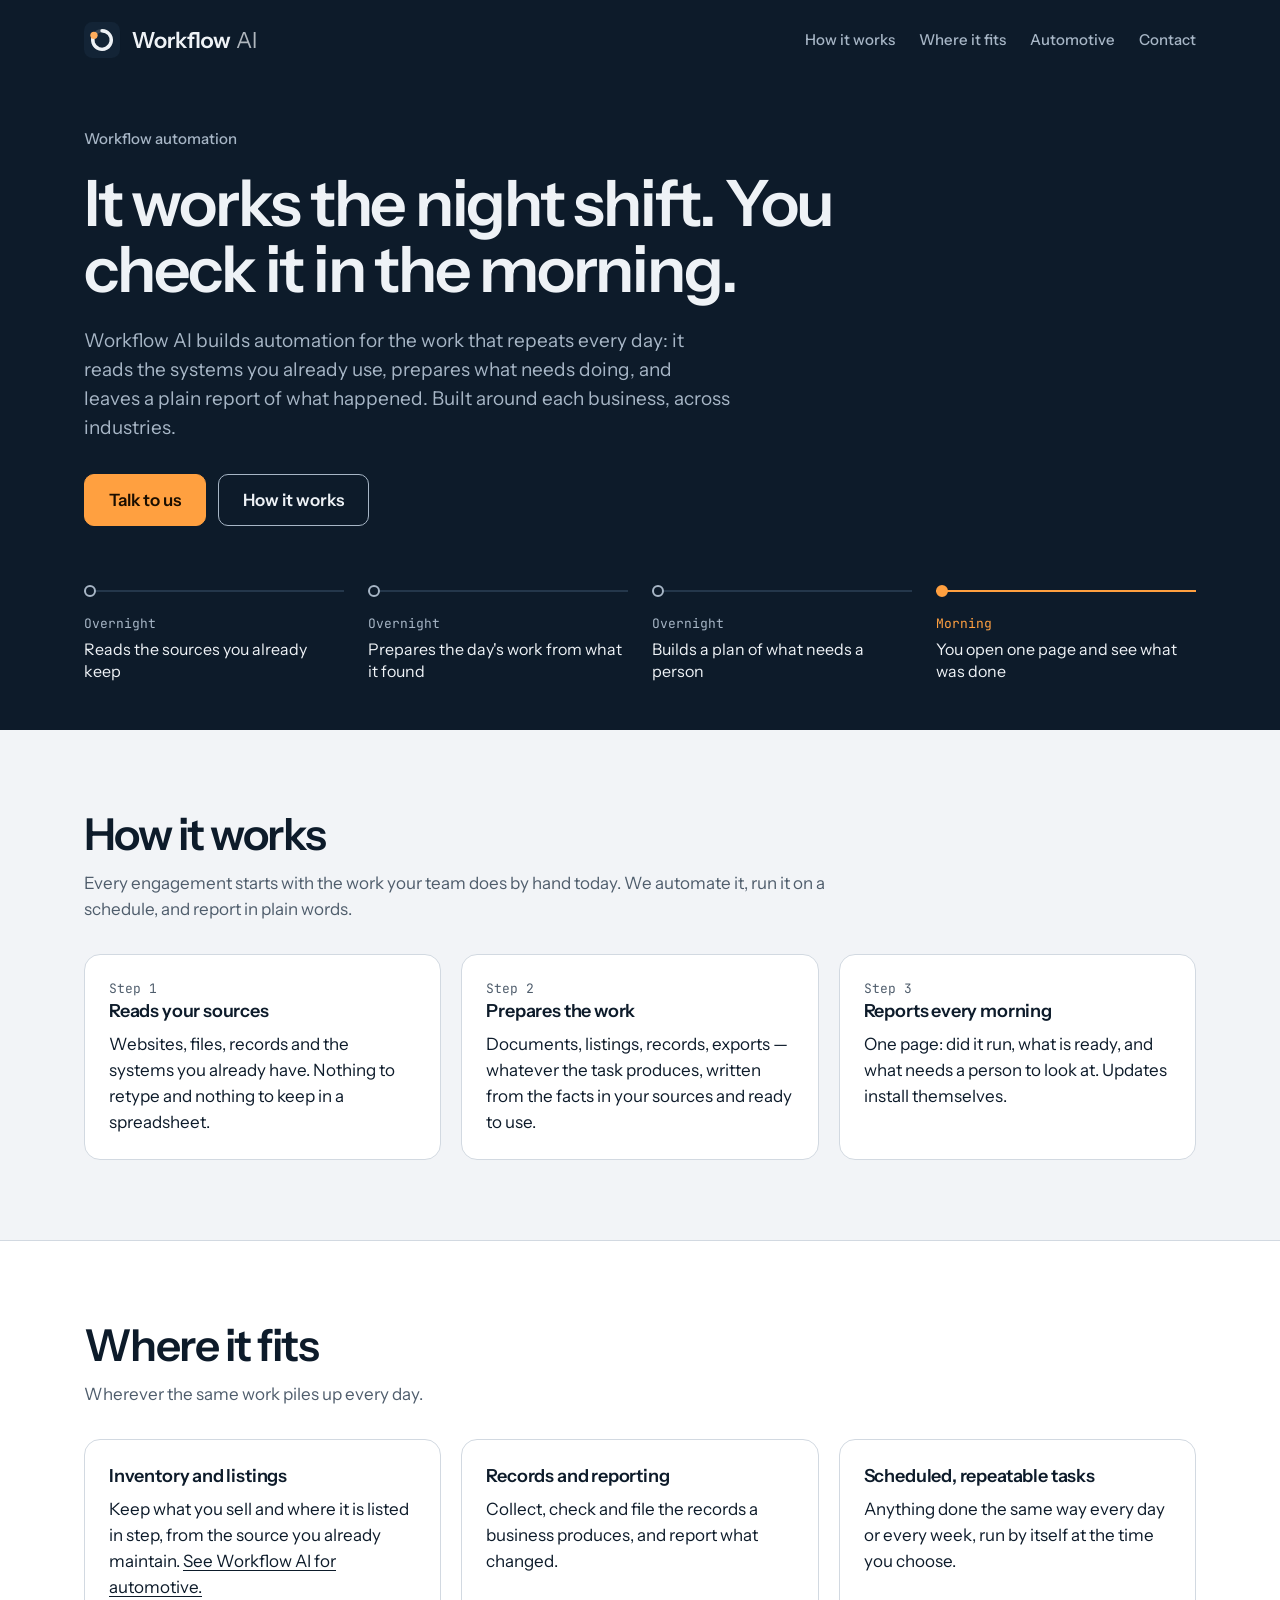
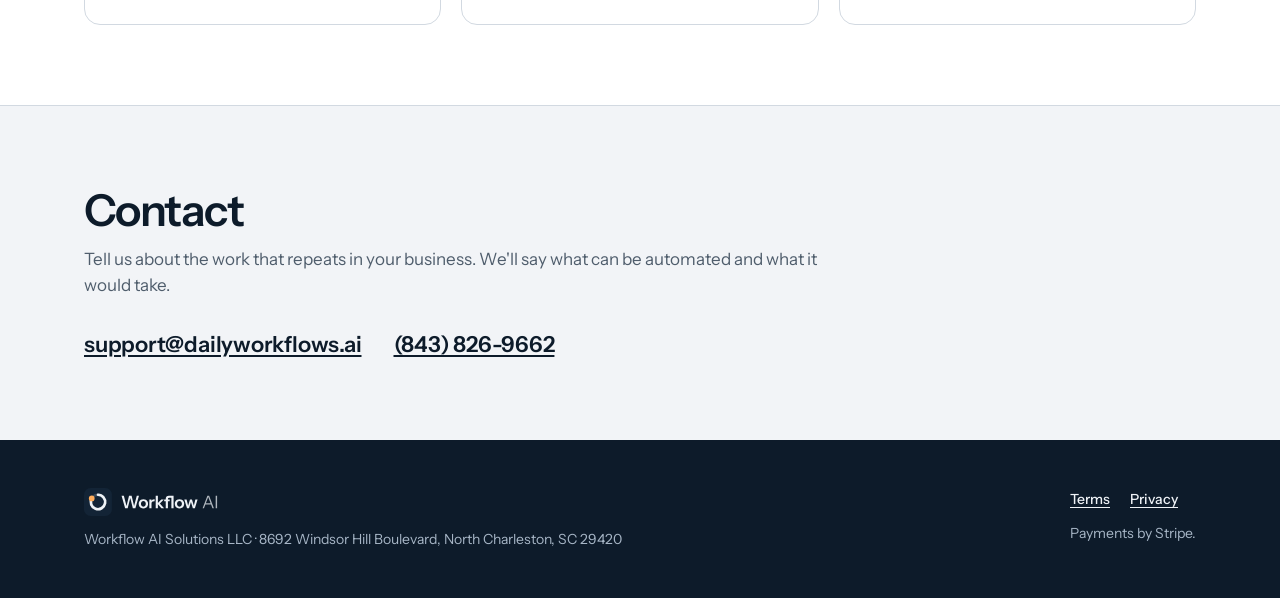
<file: index.html>
<!doctype html>
<html lang="en">
<head>
<meta charset="utf-8">
<meta name="viewport" content="width=device-width, initial-scale=1">
<title>Workflow AI — automation for the work that repeats</title>
<meta name="description" content="Workflow AI Solutions builds workflow automation for businesses across industries: software that does the repetitive work overnight and reports in plain words each morning.">
<meta name="theme-color" content="#0d1b2a">
<link rel="icon" href="/favicon.ico" sizes="any">
<link rel="icon" href="/favicon.svg" type="image/svg+xml">
<link rel="apple-touch-icon" href="/apple-touch-icon.png">
<link rel="preload" href="/assets/fonts/instrument-sans-latin-600-normal.woff2" as="font" type="font/woff2" crossorigin>
<link rel="preload" href="/assets/fonts/instrument-sans-latin-400-normal.woff2" as="font" type="font/woff2" crossorigin>
<link rel="stylesheet" href="/assets/site.css">
</head>
<body>
<a class="skip" href="#main">Skip to content</a>

<header class="wf-header wf-header--site"><div class="wf-header__inner">
    <a class="wf-header__brand" href="/"><img src="/assets/img/workflow-ai-wordmark-reverse.svg" alt="Workflow AI" width="173" height="36"></a>
    <nav aria-label="Site"><a href="#how">How it works</a><a href="#fit">Where it fits</a><a href="/automotive.html">Automotive</a><a href="#contact">Contact</a></nav>
  </div></header>

<main id="main">
<div class="band">
  <div class="wrap hero">
    <div class="hero__copy">
      <p class="eyebrow">Workflow automation</p>
      <h1>It works the night shift. You check it in the morning.</h1>
      <p class="hero__lead">Workflow AI builds automation for the work that repeats every day: it reads the systems you already use, prepares what needs doing, and leaves a plain report of what happened. Built around each business, across industries.</p>
      <div class="actions"><a class="wf-btn wf-btn--primary wf-btn--lg" href="#contact">Talk to us</a><a class="wf-btn wf-btn--night wf-btn--lg" href="#how">How it works</a></div>
    </div>
  </div>

  <div class="wrap night">
    <h2 class="sr-only">One night, start to finish</h2>
    <ol class="wf-timeline">
      <li><span class="wf-timeline__time">Overnight</span><span class="wf-timeline__text">Reads the sources you already keep</span></li>
      <li><span class="wf-timeline__time">Overnight</span><span class="wf-timeline__text">Prepares the day's work from what it found</span></li>
      <li><span class="wf-timeline__time">Overnight</span><span class="wf-timeline__text">Builds a plan of what needs a person</span></li>
      <li class="is-morning"><span class="wf-timeline__time">Morning</span><span class="wf-timeline__text">You open one page and see what was done</span></li>
    </ol>
  </div>
</div>

<section class="section" id="how"><div class="wrap">
  <h2>How it works</h2>
  <p class="lead">Every engagement starts with the work your team does by hand today. We automate it, run it on a schedule, and report in plain words.</p>
  <div class="cards">
    <div class="wf-card"><p class="step">Step 1</p><h3>Reads your sources</h3><p>Websites, files, records and the systems you already have. Nothing to retype and nothing to keep in a spreadsheet.</p></div>
    <div class="wf-card"><p class="step">Step 2</p><h3>Prepares the work</h3><p>Documents, listings, records, exports — whatever the task produces, written from the facts in your sources and ready to use.</p></div>
    <div class="wf-card"><p class="step">Step 3</p><h3>Reports every morning</h3><p>One page: did it run, what is ready, and what needs a person to look at. Updates install themselves.</p></div>
  </div>
</div></section>

<section class="section section--alt" id="fit"><div class="wrap">
  <h2>Where it fits</h2>
  <p class="lead">Wherever the same work piles up every day.</p>
  <div class="cards">
    <div class="wf-card"><h3>Inventory and listings</h3><p>Keep what you sell and where it is listed in step, from the source you already maintain. <a href="/automotive.html">See Workflow AI for automotive.</a></p></div>
    <div class="wf-card"><h3>Records and reporting</h3><p>Collect, check and file the records a business produces, and report what changed.</p></div>
    <div class="wf-card"><h3>Scheduled, repeatable tasks</h3><p>Anything done the same way every day or every week, run by itself at the time you choose.</p></div>
  </div>
</div></section>

<section class="section" id="contact"><div class="wrap">
  <h2>Contact</h2>
  <p class="lead">Tell us about the work that repeats in your business. We'll say what can be automated and what it would take.</p>
  <p class="contact"><a href="mailto:support@dailyworkflows.ai">support@dailyworkflows.ai</a><a href="tel:+18438269662">(843) 826-9662</a></p>
</div></section>
</main>

<footer class="footer"><div class="wrap footer__inner">
  <div>
    <img src="/assets/img/workflow-ai-wordmark-reverse.svg" alt="Workflow AI" width="135" height="28">
    <p>Workflow AI Solutions LLC · 8692 Windsor Hill Boulevard, North Charleston, SC 29420</p>
  </div>
  <div>
    <nav aria-label="Legal"><a href="/terms.html">Terms</a><a href="/privacy.html">Privacy</a></nav>
    <p>Payments by Stripe.</p>
  </div>
</div></footer>
</body>
</html>
</file>
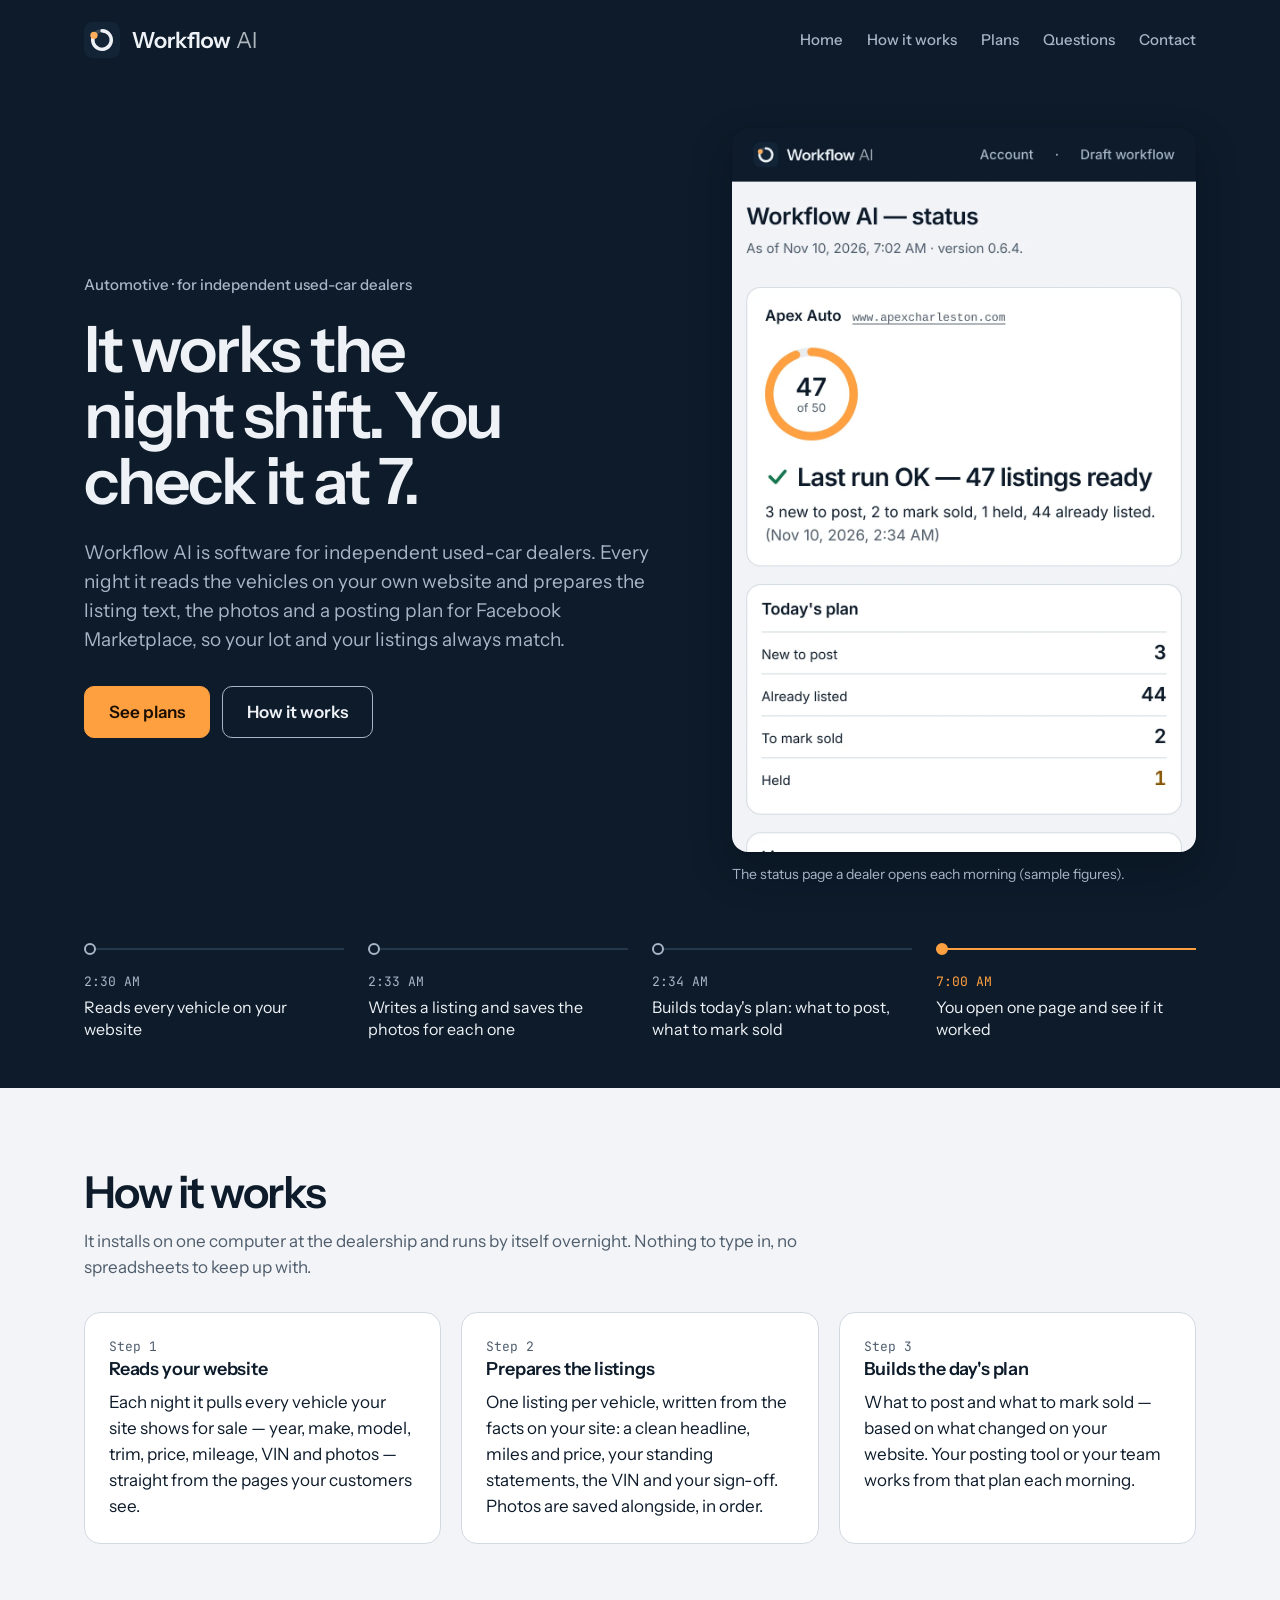
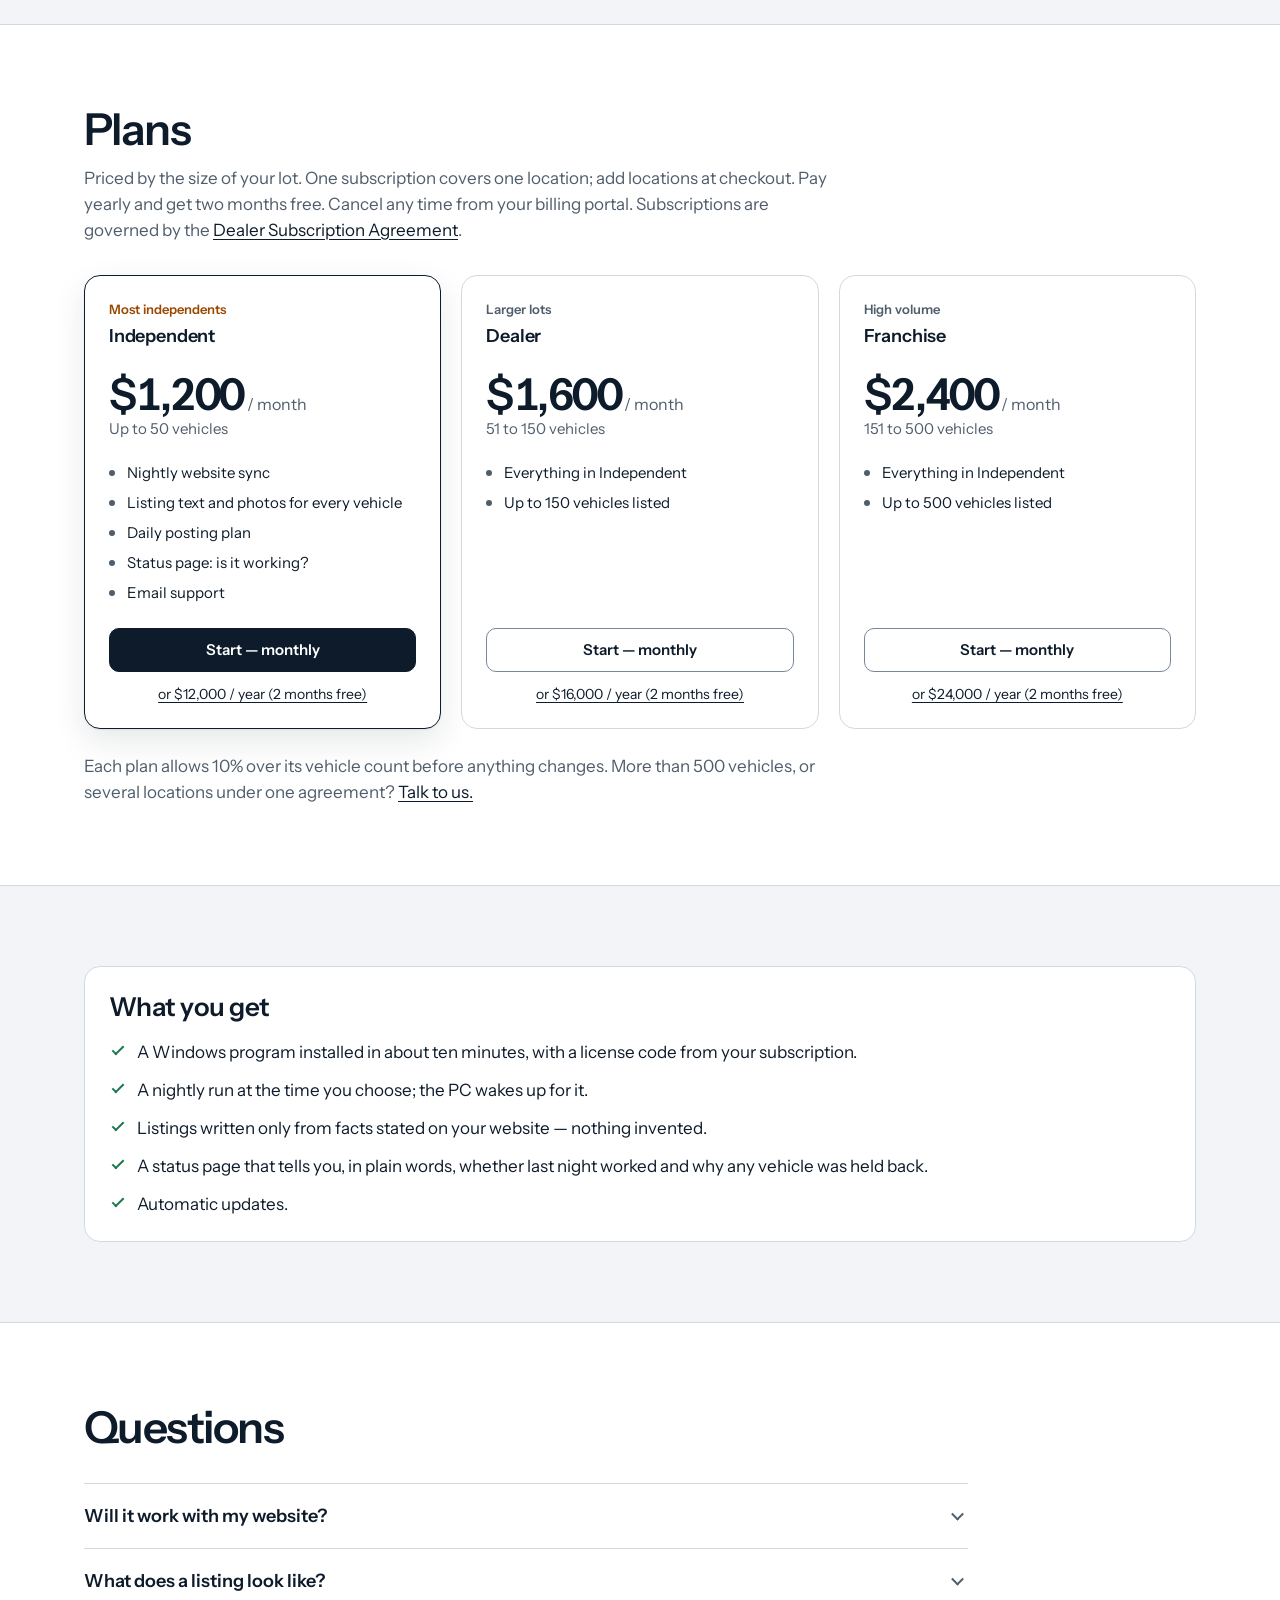
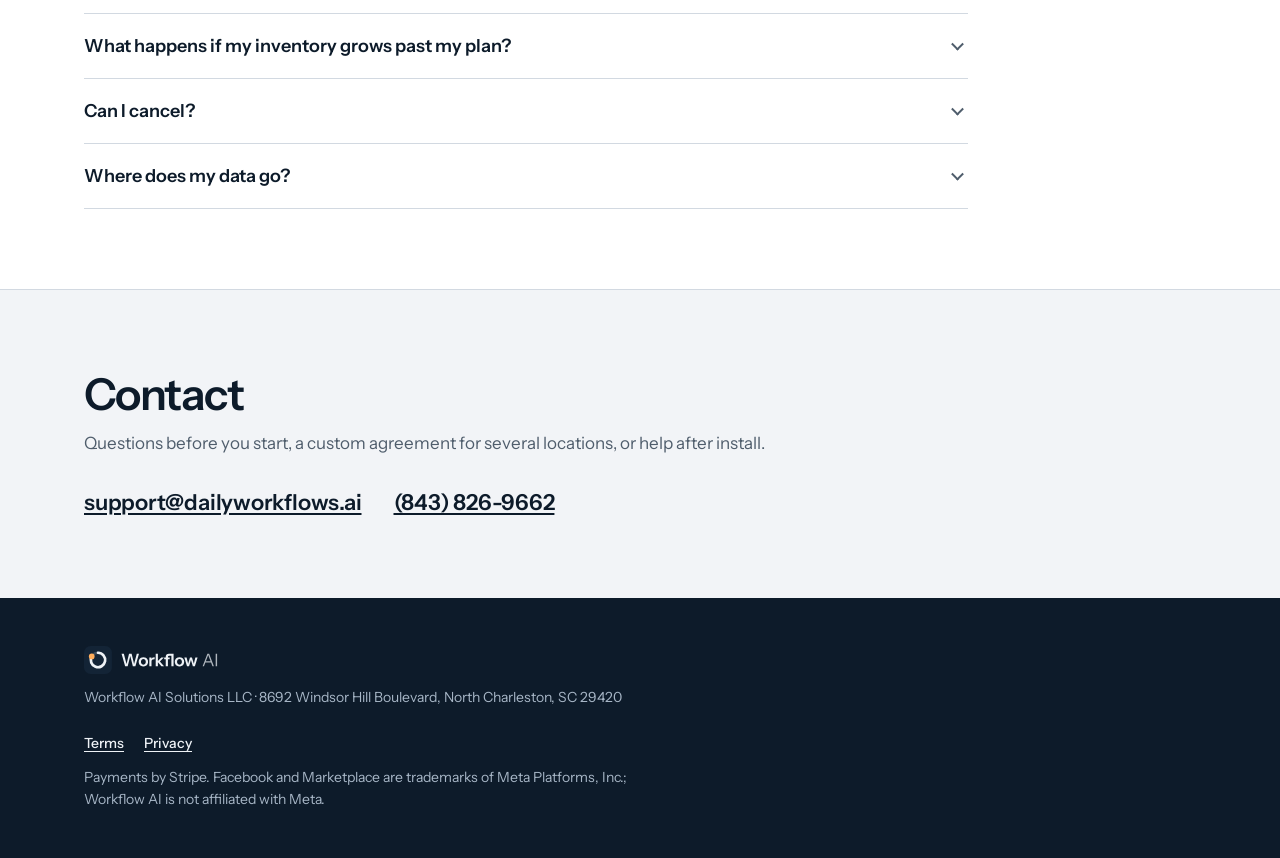
<file: automotive.html>
<!doctype html>
<html lang="en">
<head>
<meta charset="utf-8">
<meta name="viewport" content="width=device-width, initial-scale=1">
<title>Workflow AI for automotive — your website inventory, ready for Marketplace every morning</title>
<meta name="description" content="Workflow AI is a monthly software subscription for used-car dealers. Every night it reads the vehicles on your website and prepares the listing text, photos and a posting plan for Facebook Marketplace.">
<meta name="theme-color" content="#0d1b2a">
<link rel="icon" href="/favicon.ico" sizes="any">
<link rel="icon" href="/favicon.svg" type="image/svg+xml">
<link rel="apple-touch-icon" href="/apple-touch-icon.png">
<link rel="preload" href="/assets/fonts/instrument-sans-latin-600-normal.woff2" as="font" type="font/woff2" crossorigin>
<link rel="preload" href="/assets/fonts/instrument-sans-latin-400-normal.woff2" as="font" type="font/woff2" crossorigin>
<link rel="stylesheet" href="/assets/site.css">
</head>
<body>
<a class="skip" href="#main">Skip to content</a>

<header class="wf-header wf-header--site"><div class="wf-header__inner">
    <a class="wf-header__brand" href="/"><img src="/assets/img/workflow-ai-wordmark-reverse.svg" alt="Workflow AI" width="173" height="36"></a>
    <nav aria-label="Site"><a href="/">Home</a><a href="#how">How it works</a><a href="#plans">Plans</a><a href="#faq">Questions</a><a href="#contact">Contact</a></nav>
  </div></header>

<main id="main">
<div class="band">
  <div class="wrap hero">
    <div class="hero__copy">
      <p class="eyebrow">Automotive · for independent used-car dealers</p>
      <h1>It works the night shift. You check it at 7.</h1>
      <p class="hero__lead">Workflow AI is software for independent used-car dealers. Every night it reads the vehicles on your own website and prepares the listing text, the photos and a posting plan for Facebook Marketplace, so your lot and your listings always match.</p>
      <div class="actions"><a class="wf-btn wf-btn--primary wf-btn--lg" href="#plans">See plans</a><a class="wf-btn wf-btn--night wf-btn--lg" href="#how">How it works</a></div>
    </div>
    <figure class="hero__shot">
      <picture>
        <source srcset="/assets/img/status-page-dark.webp" media="(prefers-color-scheme: dark)">
        <img src="/assets/img/status-page-light.webp" width="1040" height="1622" alt="The Workflow AI status page: last run OK, 47 listings ready of a 50-vehicle plan, finished at 2:34 AM. Today's plan: 3 new to post, 2 to mark sold, 1 held.">
      </picture>
      <figcaption>The status page a dealer opens each morning (sample figures).</figcaption>
    </figure>
  </div>

  <div class="wrap night">
    <h2 class="sr-only">One night, start to finish</h2>
    <ol class="wf-timeline">
      <li><span class="wf-timeline__time">2:30 AM</span><span class="wf-timeline__text">Reads every vehicle on your website</span></li>
      <li><span class="wf-timeline__time">2:33 AM</span><span class="wf-timeline__text">Writes a listing and saves the photos for each one</span></li>
      <li><span class="wf-timeline__time">2:34 AM</span><span class="wf-timeline__text">Builds today's plan: what to post, what to mark sold</span></li>
      <li class="is-morning"><span class="wf-timeline__time">7:00 AM</span><span class="wf-timeline__text">You open one page and see if it worked</span></li>
    </ol>
  </div>
</div>

<section class="section" id="how"><div class="wrap">
  <h2>How it works</h2>
  <p class="lead">It installs on one computer at the dealership and runs by itself overnight. Nothing to type in, no spreadsheets to keep up with.</p>
  <div class="cards">
    <div class="wf-card"><p class="step">Step 1</p><h3>Reads your website</h3><p>Each night it pulls every vehicle your site shows for sale — year, make, model, trim, price, mileage, VIN and photos — straight from the pages your customers see.</p></div>
    <div class="wf-card"><p class="step">Step 2</p><h3>Prepares the listings</h3><p>One listing per vehicle, written from the facts on your site: a clean headline, miles and price, your standing statements, the VIN and your sign-off. Photos are saved alongside, in order.</p></div>
    <div class="wf-card"><p class="step">Step 3</p><h3>Builds the day's plan</h3><p>What to post and what to mark sold — based on what changed on your website. Your posting tool or your team works from that plan each morning.</p></div>
  </div>
</div></section>

<section class="section section--alt" id="plans"><div class="wrap">
  <h2>Plans</h2>
  <p class="lead">Priced by the size of your lot. One subscription covers one location; add locations at checkout. Pay yearly and get two months free. Cancel any time from your billing portal. Subscriptions are governed by the <a href="/terms.html">Dealer Subscription Agreement</a>.</p>
  <div class="cards">
    <div class="wf-card wf-card--featured plan">
      <p class="wf-card__eyebrow">Most independents</p><h3 class="wf-card__title">Independent</h3>
      <div class="plan__price">$1,200<small> / month</small></div><p class="plan__note">Up to 50 vehicles</p>
      <ul><li>Nightly website sync</li><li>Listing text and photos for every vehicle</li><li>Daily posting plan</li><li>Status page: is it working?</li><li>Email support</li></ul>
      <div class="plan__buy"><a class="wf-btn wf-btn--solid wf-btn--block" href="https://buy.stripe.com/cNi28s6HkahueNbapl9Zm00">Start — monthly</a><a class="plan__yearly" href="https://buy.stripe.com/5kQdRa5DgcpC34t2WT9Zm01">or $12,000 / year (2 months free)</a></div>
    </div>
    <div class="wf-card plan">
      <p class="wf-card__eyebrow">Larger lots</p><h3 class="wf-card__title">Dealer</h3>
      <div class="plan__price">$1,600<small> / month</small></div><p class="plan__note">51 to 150 vehicles</p>
      <ul><li>Everything in Independent</li><li>Up to 150 vehicles listed</li></ul>
      <div class="plan__buy"><a class="wf-btn wf-btn--secondary wf-btn--block" href="https://buy.stripe.com/3cIfZic1E3T60Wl5519Zm02">Start — monthly</a><a class="plan__yearly" href="https://buy.stripe.com/28E9AU9TwfBO34t8hd9Zm03">or $16,000 / year (2 months free)</a></div>
    </div>
    <div class="wf-card plan">
      <p class="wf-card__eyebrow">High volume</p><h3 class="wf-card__title">Franchise</h3>
      <div class="plan__price">$2,400<small> / month</small></div><p class="plan__note">151 to 500 vehicles</p>
      <ul><li>Everything in Independent</li><li>Up to 500 vehicles listed</li></ul>
      <div class="plan__buy"><a class="wf-btn wf-btn--secondary wf-btn--block" href="https://buy.stripe.com/eVqbJ2aXA4Xa8oNgNJ9Zm04">Start — monthly</a><a class="plan__yearly" href="https://buy.stripe.com/7sY6oIfdQ3T648x8hd9Zm05">or $24,000 / year (2 months free)</a></div>
    </div>
  </div>
  <p class="fineprint">Each plan allows 10% over its vehicle count before anything changes. More than 500 vehicles, or several locations under one agreement? <a href="#contact">Talk to us.</a></p>
</div></section>

<section class="section"><div class="wrap">
  <div class="cards">
    <div class="wf-card"><h2 class="wf-card__title card-title-lg">What you get</h2>
      <ul class="ticks"><li>A Windows program installed in about ten minutes, with a license code from your subscription.</li><li>A nightly run at the time you choose; the PC wakes up for it.</li><li>Listings written only from facts stated on your website — nothing invented.</li><li>A status page that tells you, in plain words, whether last night worked and why any vehicle was held back.</li><li>Automatic updates.</li></ul></div>
  </div>
</div></section>

<section class="section section--alt" id="faq"><div class="wrap">
  <h2>Questions</h2>
  <div class="faq">
    <details><summary>Will it work with my website?</summary><p>Most dealer websites, yes — including sites built on Carsforsale.com, Dealer Car Search, DealerOn and similar platforms. Before you install, we check your site and tell you exactly what it can and cannot read. Sites that block automated visitors cannot be read.</p></details>
    <details><summary>What does a listing look like?</summary><p>Year make model and trim, then miles and price, your standing statements (for example clean title, recently serviced, passed inspection), the VIN and your dealership's sign-off — the same for every vehicle, so your listings look consistent.</p></details>
    <details><summary>What happens if my inventory grows past my plan?</summary><p>Up to 10% over, nothing changes — you'll see a note on the status page and we'll reach out about the next plan. Beyond that, the plan keeps the vehicles it covers and holds the rest until the plan is upgraded. Nothing already listed is pulled.</p></details>
    <details><summary>Can I cancel?</summary><p>Yes, any time from your billing portal or by emailing us. The software keeps working until the end of the period you've paid for.</p></details>
    <details><summary>Where does my data go?</summary><p>Your inventory, listings and plans stay on your computer. Our server only sees your license code, the dealership name and website, how many vehicles are listed, and the time of each nightly check-in.</p></details>
  </div>
</div></section>

<section class="section" id="contact"><div class="wrap">
  <h2>Contact</h2>
  <p class="lead">Questions before you start, a custom agreement for several locations, or help after install.</p>
  <p class="contact"><a href="mailto:support@dailyworkflows.ai">support@dailyworkflows.ai</a><a href="tel:+18438269662">(843) 826-9662</a></p>
</div></section>
</main>

<footer class="footer"><div class="wrap footer__inner">
  <div>
    <img src="/assets/img/workflow-ai-wordmark-reverse.svg" alt="Workflow AI" width="135" height="28">
    <p>Workflow AI Solutions LLC · 8692 Windsor Hill Boulevard, North Charleston, SC 29420</p>
  </div>
  <div>
    <nav aria-label="Legal"><a href="/terms.html">Terms</a><a href="/privacy.html">Privacy</a></nav>
    <p>Payments by Stripe. Facebook and Marketplace are trademarks of Meta Platforms, Inc.; Workflow AI is not affiliated with Meta.</p>
  </div>
</div></footer>
</body>
</html>
</file>
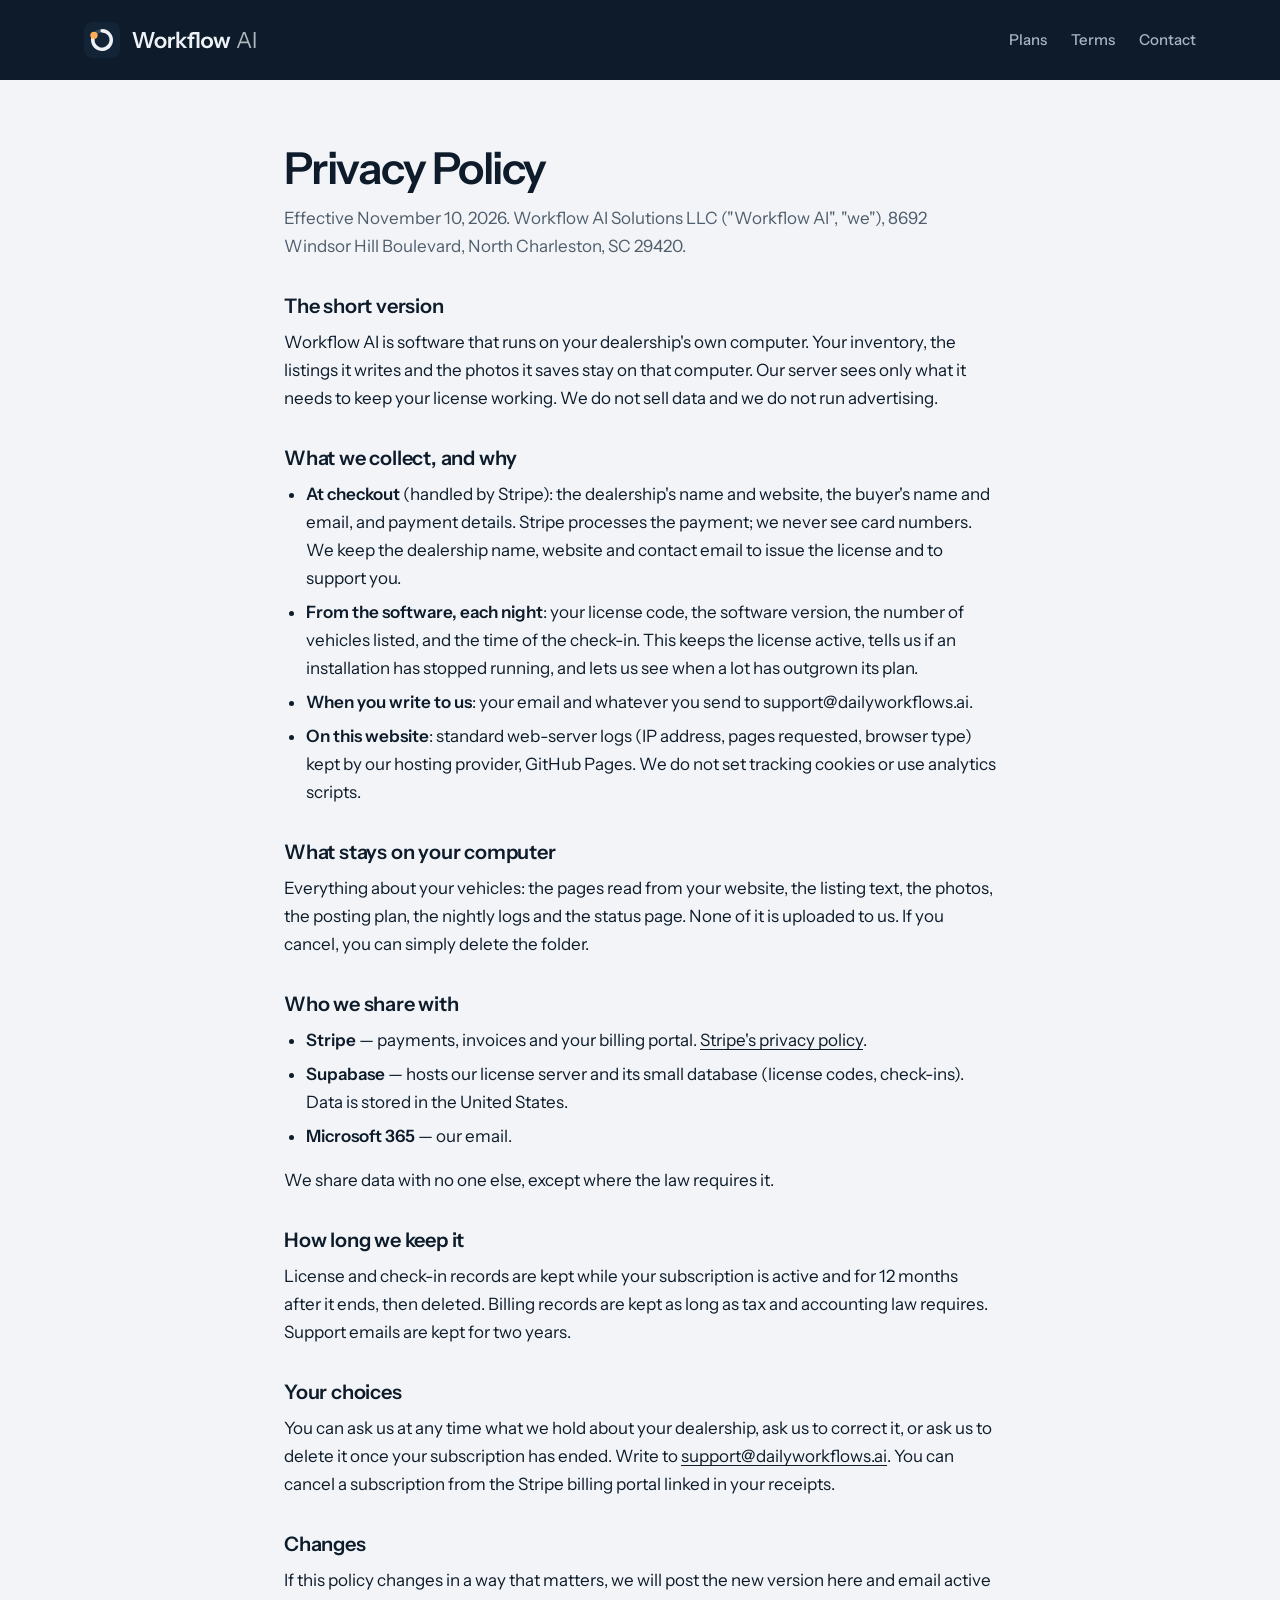
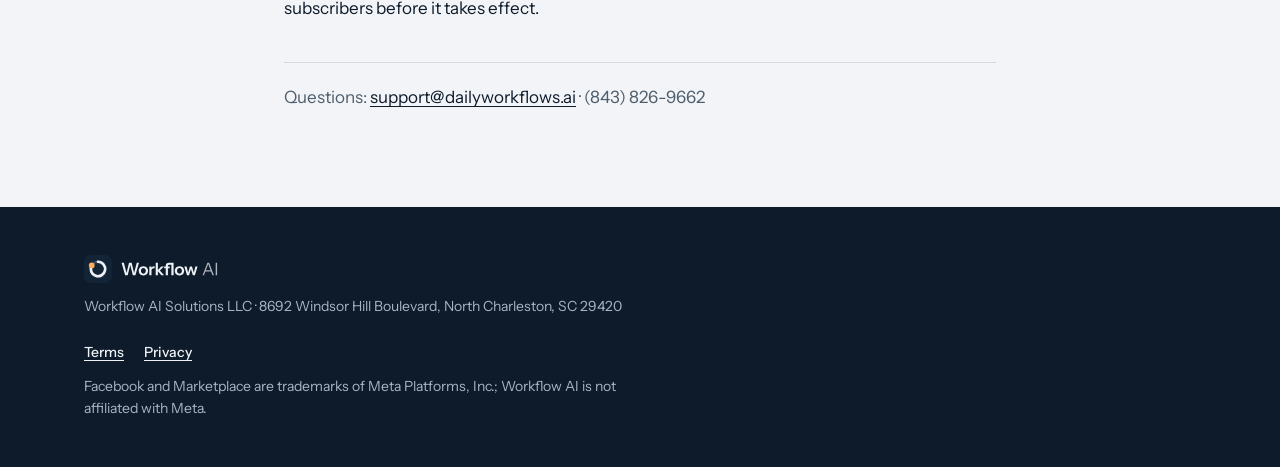
<file: privacy.html>
<!doctype html>
<html lang="en">
<head>
<meta charset="utf-8">
<meta name="viewport" content="width=device-width, initial-scale=1">
<title>Workflow AI — Privacy Policy</title>
<meta name="description" content="What Workflow AI Solutions LLC collects, where dealer data lives, and how to reach us about it.">
<meta name="theme-color" content="#0d1b2a">
<link rel="icon" href="/favicon.ico" sizes="any">
<link rel="icon" href="/favicon.svg" type="image/svg+xml">
<link rel="apple-touch-icon" href="/apple-touch-icon.png">
<link rel="preload" href="/assets/fonts/instrument-sans-latin-400-normal.woff2" as="font" type="font/woff2" crossorigin>
<link rel="stylesheet" href="/assets/site.css">
</head>
<body>
<a class="skip" href="#main">Skip to content</a>
<header class="wf-header wf-header--site"><div class="wf-header__inner">
  <a class="wf-header__brand" href="/"><img src="/assets/img/workflow-ai-wordmark-reverse.svg" alt="Workflow AI" width="173" height="36"></a>
  <nav aria-label="Site"><a href="/#plans">Plans</a><a href="/terms.html">Terms</a><a href="/#contact">Contact</a></nav>
</div></header>

<main id="main" class="doc">
<h1>Privacy Policy</h1>
<p class="meta">Effective November 10, 2026. Workflow AI Solutions LLC ("Workflow AI", "we"), 8692 Windsor Hill Boulevard, North Charleston, SC 29420.</p>

<h2>The short version</h2>
<p>Workflow AI is software that runs on your dealership's own computer. Your inventory, the listings it writes and the photos it saves stay on that computer. Our server sees only what it needs to keep your license working. We do not sell data and we do not run advertising.</p>

<h2>What we collect, and why</h2>
<ul>
  <li><strong>At checkout</strong> (handled by Stripe): the dealership's name and website, the buyer's name and email, and payment details. Stripe processes the payment; we never see card numbers. We keep the dealership name, website and contact email to issue the license and to support you.</li>
  <li><strong>From the software, each night</strong>: your license code, the software version, the number of vehicles listed, and the time of the check-in. This keeps the license active, tells us if an installation has stopped running, and lets us see when a lot has outgrown its plan.</li>
  <li><strong>When you write to us</strong>: your email and whatever you send to support@dailyworkflows.ai.</li>
  <li><strong>On this website</strong>: standard web-server logs (IP address, pages requested, browser type) kept by our hosting provider, GitHub Pages. We do not set tracking cookies or use analytics scripts.</li>
</ul>

<h2>What stays on your computer</h2>
<p>Everything about your vehicles: the pages read from your website, the listing text, the photos, the posting plan, the nightly logs and the status page. None of it is uploaded to us. If you cancel, you can simply delete the folder.</p>

<h2>Who we share with</h2>
<ul>
  <li><strong>Stripe</strong> — payments, invoices and your billing portal. <a href="https://stripe.com/privacy">Stripe's privacy policy</a>.</li>
  <li><strong>Supabase</strong> — hosts our license server and its small database (license codes, check-ins). Data is stored in the United States.</li>
  <li><strong>Microsoft 365</strong> — our email.</li>
</ul>
<p>We share data with no one else, except where the law requires it.</p>

<h2>How long we keep it</h2>
<p>License and check-in records are kept while your subscription is active and for 12 months after it ends, then deleted. Billing records are kept as long as tax and accounting law requires. Support emails are kept for two years.</p>

<h2>Your choices</h2>
<p>You can ask us at any time what we hold about your dealership, ask us to correct it, or ask us to delete it once your subscription has ended. Write to <a href="mailto:support@dailyworkflows.ai">support@dailyworkflows.ai</a>. You can cancel a subscription from the Stripe billing portal linked in your receipts.</p>

<h2>Changes</h2>
<p>If this policy changes in a way that matters, we will post the new version here and email active subscribers before it takes effect.</p>

<p class="contact-line">Questions: <a href="mailto:support@dailyworkflows.ai">support@dailyworkflows.ai</a> · (843) 826-9662</p>
</main>

<footer class="footer"><div class="wrap footer__inner">
  <div>
    <img src="/assets/img/workflow-ai-wordmark-reverse.svg" alt="Workflow AI" width="135" height="28">
    <p>Workflow AI Solutions LLC · 8692 Windsor Hill Boulevard, North Charleston, SC 29420</p>
  </div>
  <div>
    <nav aria-label="Legal"><a href="/terms.html">Terms</a><a href="/privacy.html">Privacy</a></nav>
    <p>Facebook and Marketplace are trademarks of Meta Platforms, Inc.; Workflow AI is not affiliated with Meta.</p>
  </div>
</div></footer>
</body>
</html>
</file>
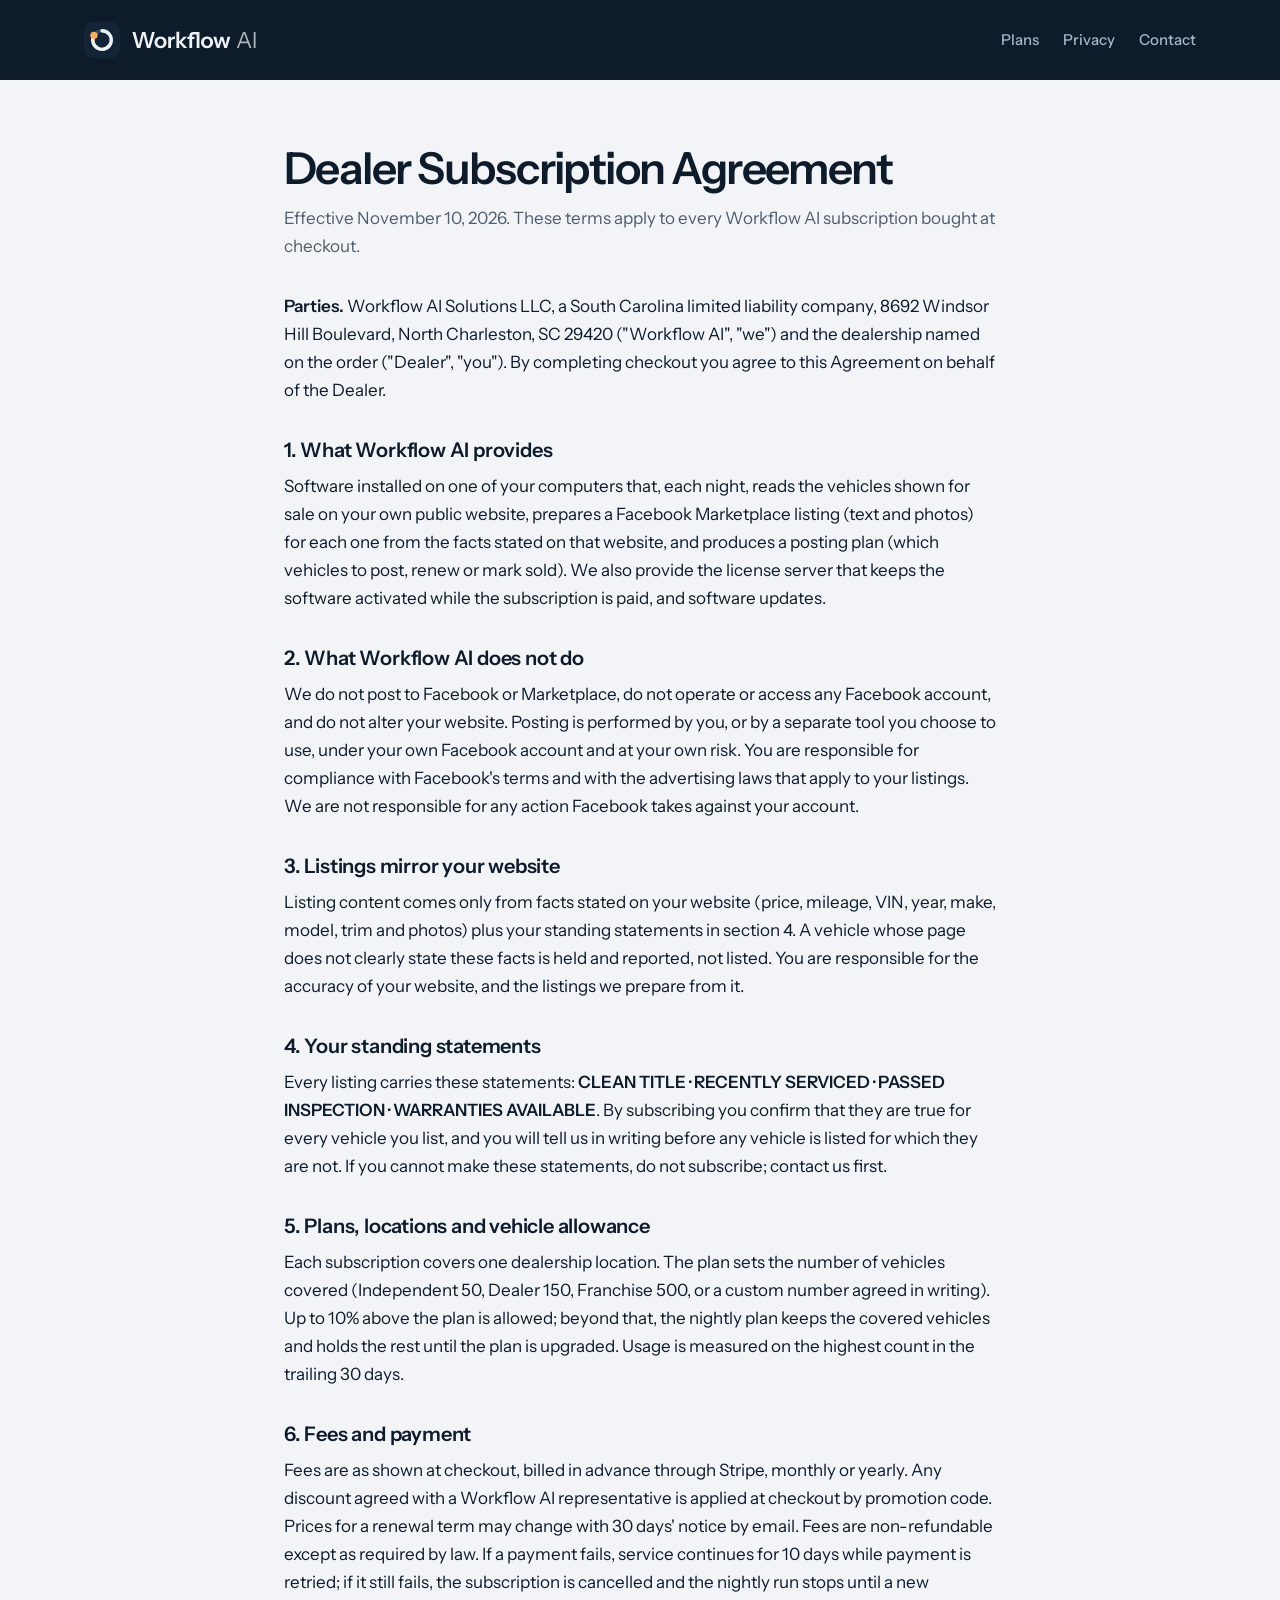
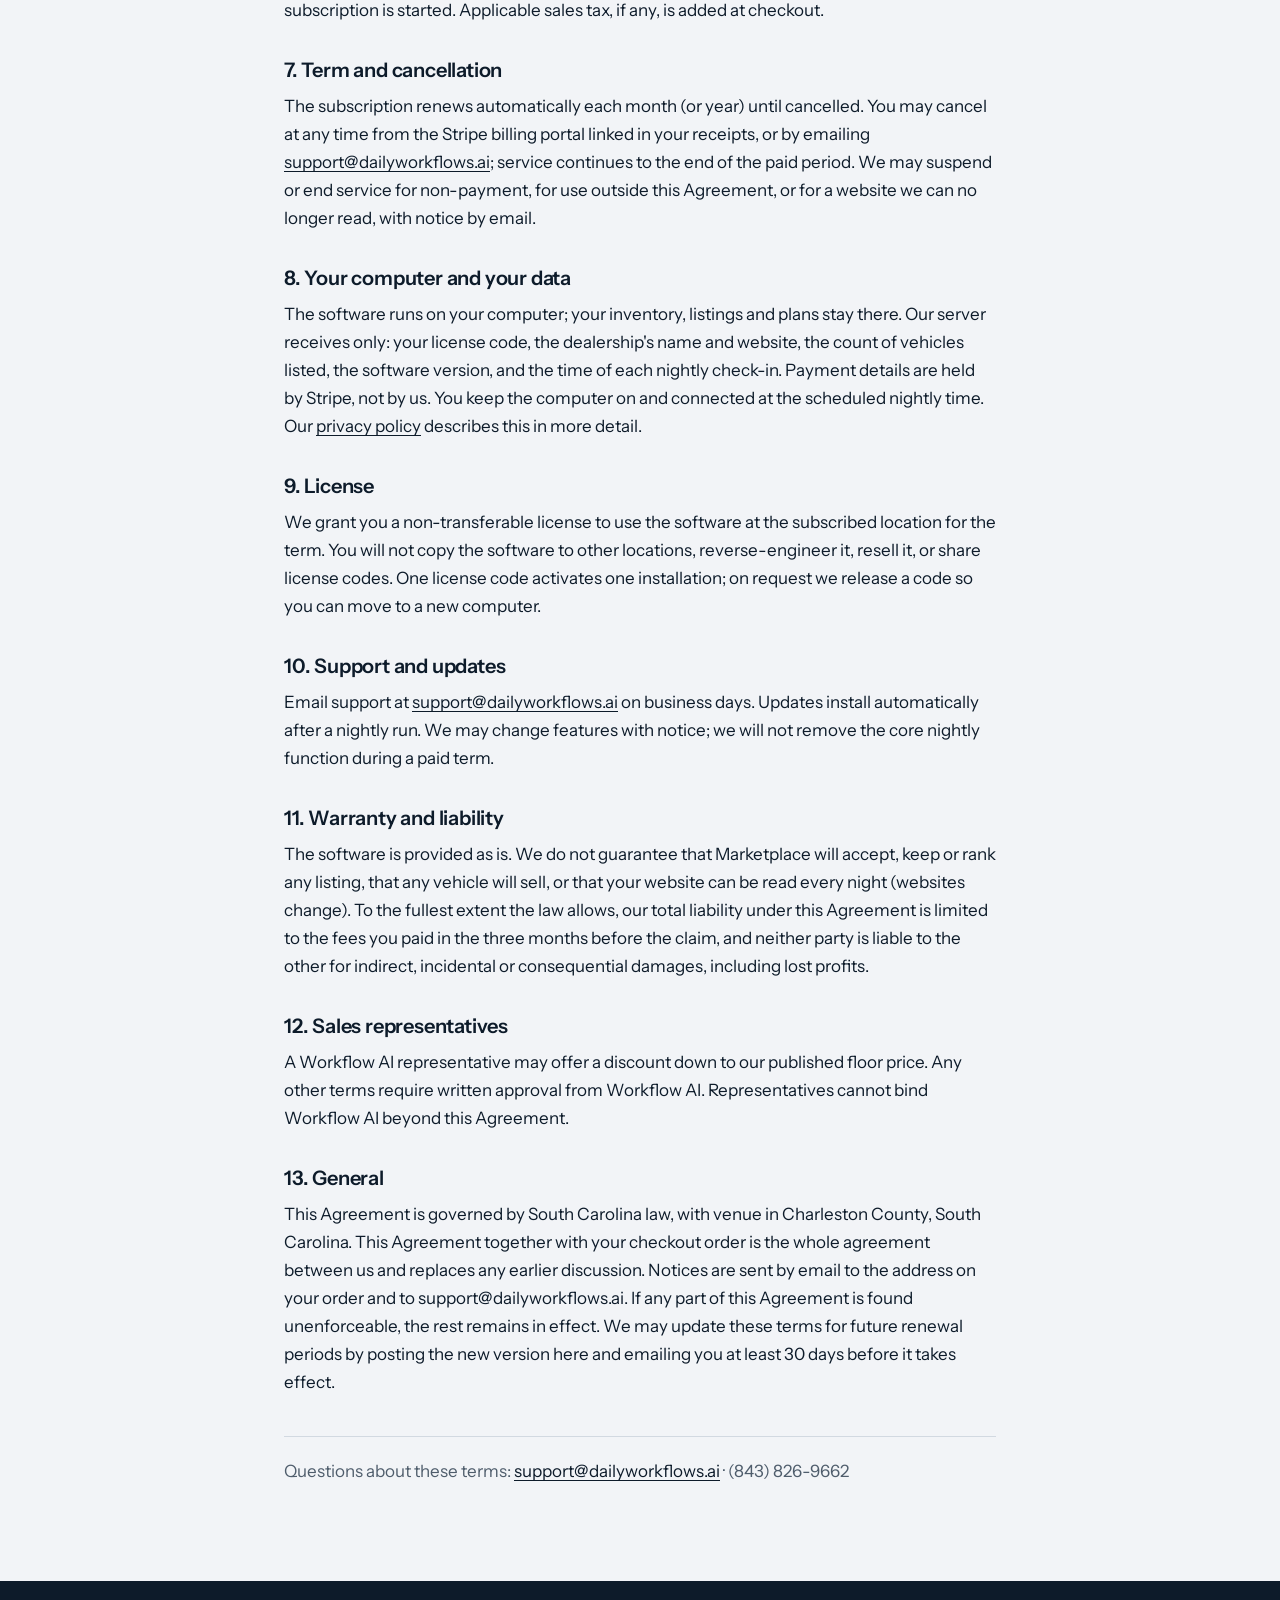
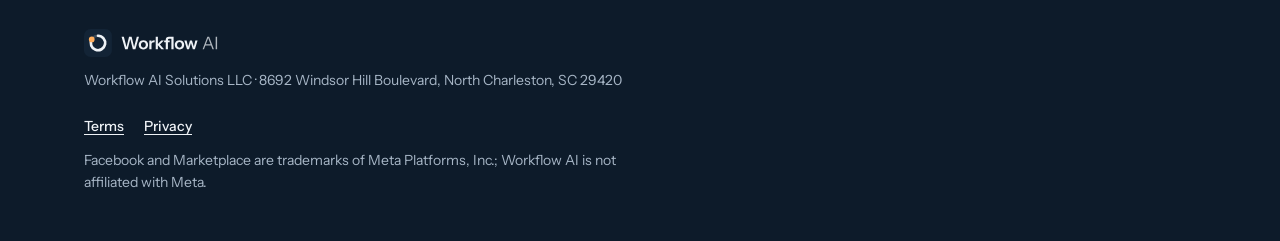
<file: terms.html>
<!doctype html>
<html lang="en">
<head>
<meta charset="utf-8">
<meta name="viewport" content="width=device-width, initial-scale=1">
<title>Workflow AI — Dealer Subscription Agreement</title>
<meta name="description" content="The terms under which Workflow AI Solutions LLC provides the Workflow AI software subscription to dealerships.">
<meta name="theme-color" content="#0d1b2a">
<link rel="icon" href="/favicon.ico" sizes="any">
<link rel="icon" href="/favicon.svg" type="image/svg+xml">
<link rel="apple-touch-icon" href="/apple-touch-icon.png">
<link rel="preload" href="/assets/fonts/instrument-sans-latin-400-normal.woff2" as="font" type="font/woff2" crossorigin>
<link rel="stylesheet" href="/assets/site.css">
</head>
<body>
<a class="skip" href="#main">Skip to content</a>
<header class="wf-header wf-header--site"><div class="wf-header__inner">
  <a class="wf-header__brand" href="/"><img src="/assets/img/workflow-ai-wordmark-reverse.svg" alt="Workflow AI" width="173" height="36"></a>
  <nav aria-label="Site"><a href="/#plans">Plans</a><a href="/privacy.html">Privacy</a><a href="/#contact">Contact</a></nav>
</div></header>

<main id="main" class="doc">
<h1>Dealer Subscription Agreement</h1>
<p class="meta">Effective November 10, 2026. These terms apply to every Workflow AI subscription bought at checkout.</p>

<p><strong>Parties.</strong> Workflow AI Solutions LLC, a South Carolina limited liability company, 8692 Windsor Hill Boulevard, North Charleston, SC 29420 ("Workflow AI", "we") and the dealership named on the order ("Dealer", "you"). By completing checkout you agree to this Agreement on behalf of the Dealer.</p>

<h2>1. What Workflow AI provides</h2>
<p>Software installed on one of your computers that, each night, reads the vehicles shown for sale on your own public website, prepares a Facebook Marketplace listing (text and photos) for each one from the facts stated on that website, and produces a posting plan (which vehicles to post, renew or mark sold). We also provide the license server that keeps the software activated while the subscription is paid, and software updates.</p>

<h2>2. What Workflow AI does not do</h2>
<p>We do not post to Facebook or Marketplace, do not operate or access any Facebook account, and do not alter your website. Posting is performed by you, or by a separate tool you choose to use, under your own Facebook account and at your own risk. You are responsible for compliance with Facebook's terms and with the advertising laws that apply to your listings. We are not responsible for any action Facebook takes against your account.</p>

<h2>3. Listings mirror your website</h2>
<p>Listing content comes only from facts stated on your website (price, mileage, VIN, year, make, model, trim and photos) plus your standing statements in section 4. A vehicle whose page does not clearly state these facts is held and reported, not listed. You are responsible for the accuracy of your website, and the listings we prepare from it.</p>

<h2>4. Your standing statements</h2>
<p>Every listing carries these statements: <strong>CLEAN TITLE · RECENTLY SERVICED · PASSED INSPECTION · WARRANTIES AVAILABLE</strong>. By subscribing you confirm that they are true for every vehicle you list, and you will tell us in writing before any vehicle is listed for which they are not. If you cannot make these statements, do not subscribe; contact us first.</p>

<h2>5. Plans, locations and vehicle allowance</h2>
<p>Each subscription covers one dealership location. The plan sets the number of vehicles covered (Independent 50, Dealer 150, Franchise 500, or a custom number agreed in writing). Up to 10% above the plan is allowed; beyond that, the nightly plan keeps the covered vehicles and holds the rest until the plan is upgraded. Usage is measured on the highest count in the trailing 30 days.</p>

<h2>6. Fees and payment</h2>
<p>Fees are as shown at checkout, billed in advance through Stripe, monthly or yearly. Any discount agreed with a Workflow AI representative is applied at checkout by promotion code. Prices for a renewal term may change with 30 days' notice by email. Fees are non-refundable except as required by law. If a payment fails, service continues for 10 days while payment is retried; if it still fails, the subscription is cancelled and the nightly run stops until a new subscription is started. Applicable sales tax, if any, is added at checkout.</p>

<h2>7. Term and cancellation</h2>
<p>The subscription renews automatically each month (or year) until cancelled. You may cancel at any time from the Stripe billing portal linked in your receipts, or by emailing <a href="mailto:support@dailyworkflows.ai">support@dailyworkflows.ai</a>; service continues to the end of the paid period. We may suspend or end service for non-payment, for use outside this Agreement, or for a website we can no longer read, with notice by email.</p>

<h2>8. Your computer and your data</h2>
<p>The software runs on your computer; your inventory, listings and plans stay there. Our server receives only: your license code, the dealership's name and website, the count of vehicles listed, the software version, and the time of each nightly check-in. Payment details are held by Stripe, not by us. You keep the computer on and connected at the scheduled nightly time. Our <a href="/privacy.html">privacy policy</a> describes this in more detail.</p>

<h2>9. License</h2>
<p>We grant you a non-transferable license to use the software at the subscribed location for the term. You will not copy the software to other locations, reverse-engineer it, resell it, or share license codes. One license code activates one installation; on request we release a code so you can move to a new computer.</p>

<h2>10. Support and updates</h2>
<p>Email support at <a href="mailto:support@dailyworkflows.ai">support@dailyworkflows.ai</a> on business days. Updates install automatically after a nightly run. We may change features with notice; we will not remove the core nightly function during a paid term.</p>

<h2>11. Warranty and liability</h2>
<p>The software is provided as is. We do not guarantee that Marketplace will accept, keep or rank any listing, that any vehicle will sell, or that your website can be read every night (websites change). To the fullest extent the law allows, our total liability under this Agreement is limited to the fees you paid in the three months before the claim, and neither party is liable to the other for indirect, incidental or consequential damages, including lost profits.</p>

<h2>12. Sales representatives</h2>
<p>A Workflow AI representative may offer a discount down to our published floor price. Any other terms require written approval from Workflow AI. Representatives cannot bind Workflow AI beyond this Agreement.</p>

<h2>13. General</h2>
<p>This Agreement is governed by South Carolina law, with venue in Charleston County, South Carolina. This Agreement together with your checkout order is the whole agreement between us and replaces any earlier discussion. Notices are sent by email to the address on your order and to support@dailyworkflows.ai. If any part of this Agreement is found unenforceable, the rest remains in effect. We may update these terms for future renewal periods by posting the new version here and emailing you at least 30 days before it takes effect.</p>

<p class="contact-line">Questions about these terms: <a href="mailto:support@dailyworkflows.ai">support@dailyworkflows.ai</a> · (843) 826-9662</p>
</main>

<footer class="footer"><div class="wrap footer__inner">
  <div>
    <img src="/assets/img/workflow-ai-wordmark-reverse.svg" alt="Workflow AI" width="135" height="28">
    <p>Workflow AI Solutions LLC · 8692 Windsor Hill Boulevard, North Charleston, SC 29420</p>
  </div>
  <div>
    <nav aria-label="Legal"><a href="/terms.html">Terms</a><a href="/privacy.html">Privacy</a></nav>
    <p>Facebook and Marketplace are trademarks of Meta Platforms, Inc.; Workflow AI is not affiliated with Meta.</p>
  </div>
</div></footer>
</body>
</html>
</file>
<file: assets/site.css>
/* Workflow AI — dailyworkflows.ai
   Night Shift design system: https://claude.ai/artifact/TAnzJBJTdouYeSjSUmUwiq
   Token values are copied from the system's tokens.json; change them there first. Hand-written CSS, no build step. */

/* Fonts: Instrument Sans and JetBrains Mono from Google Fonts, served from this site so visitors make no third-party requests (see assets/fonts/OFL.txt). */
@font-face { font-family: "Instrument Sans"; font-style: normal; font-weight: 400; font-display: swap; src: url("/assets/fonts/instrument-sans-latin-400-normal.woff2") format("woff2"); }
@font-face { font-family: "Instrument Sans"; font-style: normal; font-weight: 500; font-display: swap; src: url("/assets/fonts/instrument-sans-latin-500-normal.woff2") format("woff2"); }
@font-face { font-family: "Instrument Sans"; font-style: normal; font-weight: 600; font-display: swap; src: url("/assets/fonts/instrument-sans-latin-600-normal.woff2") format("woff2"); }
@font-face { font-family: "JetBrains Mono"; font-style: normal; font-weight: 400; font-display: swap; src: url("/assets/fonts/jetbrains-mono-latin-400-normal.woff2") format("woff2"); }

/* Tokens — light */
:root {
  color-scheme: light dark;
  --surface-100: #f2f4f7;
  --surface-0: #ffffff;
  --surface-200: #e8ecf1;
  --line: #d2d9e1;
  --line-strong: #78869a;
  --ink: #0d1b2a;
  --ink-muted: #4f5d6c;
  --brand: #0d1b2a;
  --brand-tile: #0d1b2a;
  --brand-line: #24374b;
  --on-brand: #eef2f6;
  --on-brand-muted: #a7b6c6;
  --accent: #ffa040;
  --on-accent: #1a0e00;
  --accent-ink: #9a4700;
  --ok: #17784d;
  --ok-soft: #ddf2e6;
  --warn: #8c5400;
  --warn-soft: #fcefd8;
  --bad: #b42318;
  --bad-soft: #fbe6e3;
  --focus: #2563eb;
  --shadow-raised: 0 1px 2px rgba(13, 27, 42, 0.06), 0 12px 32px rgba(13, 27, 42, 0.10);
  --shadow-float: 0 1px 2px rgba(5, 12, 19, 0.20), 0 18px 40px rgba(5, 12, 19, 0.28);
  --space-1: 4px;
  --space-2: 8px;
  --space-3: 12px;
  --space-4: 16px;
  --space-5: 20px;
  --space-6: 24px;
  --space-8: 32px;
  --space-12: 48px;
  --space-16: 64px;
  --space-20: 80px;
  --radius-sm: 6px;
  --radius-md: 10px;
  --radius-lg: 16px;
  --radius-pill: 999px;
  --measure-site: 1160px;
  --measure-app: 940px;
  --stack-below: 640px;
  --font-sans: 'Instrument Sans', 'Segoe UI', system-ui, sans-serif;
  --font-mono: 'JetBrains Mono', Consolas, 'Courier New', monospace;
}
/* Tokens — dark, when the visitor's system asks for it */
@media (prefers-color-scheme: dark) {
  :root:not([data-theme="light"]) {
    --surface-100: #09131d;
    --surface-0: #101e2b;
    --surface-200: #172839;
    --line: #22364a;
    --line-strong: #5a7087;
    --ink: #e8eef5;
    --ink-muted: #98a9bb;
    --brand: #050c13;
    --brand-tile: #132436;
    --brand-line: #1c2d3e;
    --on-brand: #e8eef5;
    --on-brand-muted: #98a9bb;
    --accent: #ffad5c;
    --on-accent: #1a0e00;
    --accent-ink: #ffb86e;
    --ok: #5ad39a;
    --ok-soft: #0f2e22;
    --warn: #f4c26b;
    --warn-soft: #33260e;
    --bad: #ff8b7b;
    --bad-soft: #3a1815;
    --focus: #7fb0ff;
    --shadow-raised: 0 1px 2px rgba(0, 0, 0, 0.40), 0 12px 32px rgba(0, 0, 0, 0.40);
    --shadow-float: 0 1px 2px rgba(0, 0, 0, 0.50), 0 18px 40px rgba(0, 0, 0, 0.55);
  }
}
:root[data-theme="dark"] {
  --surface-100: #09131d;
  --surface-0: #101e2b;
  --surface-200: #172839;
  --line: #22364a;
  --line-strong: #5a7087;
  --ink: #e8eef5;
  --ink-muted: #98a9bb;
  --brand: #050c13;
  --brand-tile: #132436;
  --brand-line: #1c2d3e;
  --on-brand: #e8eef5;
  --on-brand-muted: #98a9bb;
  --accent: #ffad5c;
  --on-accent: #1a0e00;
  --accent-ink: #ffb86e;
  --ok: #5ad39a;
  --ok-soft: #0f2e22;
  --warn: #f4c26b;
  --warn-soft: #33260e;
  --bad: #ff8b7b;
  --bad-soft: #3a1815;
  --focus: #7fb0ff;
  --shadow-raised: 0 1px 2px rgba(0, 0, 0, 0.40), 0 12px 32px rgba(0, 0, 0, 0.40);
  --shadow-float: 0 1px 2px rgba(0, 0, 0, 0.50), 0 18px 40px rgba(0, 0, 0, 0.55);
}

/* ---- Components, copied from the system's components/bundle.css ---- */
/* Button */
.wf-btn { display: inline-flex; align-items: center; justify-content: center; gap: var(--space-2); min-height: 44px; box-sizing: border-box; padding: var(--space-3) var(--space-5); border: 1px solid transparent; border-radius: var(--radius-md); font: 600 15px/1.2 var(--font-sans); text-decoration: none; white-space: nowrap; cursor: pointer; }
.wf-btn:focus-visible { outline: 2px solid var(--focus); outline-offset: 2px; }
.wf-btn--primary { background: var(--accent); border-color: var(--accent); color: var(--on-accent); }
.wf-btn--primary:hover { filter: brightness(0.95); }
.wf-btn--solid { background: var(--ink); border-color: var(--ink); color: var(--surface-0); }
.wf-btn--solid:hover { filter: brightness(1.15); }
.wf-btn--secondary { background: var(--surface-0); border-color: var(--line-strong); color: var(--ink); }
.wf-btn--secondary:hover { background: var(--surface-200); }
.wf-btn--night { background: transparent; border-color: var(--on-brand-muted); color: var(--on-brand); }
.wf-btn--night:hover { background: var(--brand-line); }
.wf-btn--quiet { background: transparent; color: var(--ink); padding-inline: var(--space-2); text-decoration: underline; text-underline-offset: 3px; }
.wf-btn--lg { min-height: 52px; padding: 15px var(--space-6); font-size: 17px; }
.wf-btn--block { display: flex; width: 100%; }
.wf-btn[disabled], .wf-btn[aria-disabled="true"] { opacity: 0.5; cursor: not-allowed; filter: none; }

/* Card */
.wf-card { background: var(--surface-0); color: var(--ink); border: 1px solid var(--line); border-radius: var(--radius-lg); padding: var(--space-6); }
.wf-card--featured { border-color: var(--ink); box-shadow: var(--shadow-raised); }
.wf-card__eyebrow { margin: 0; font: 600 13px/18px var(--font-sans); color: var(--ink-muted); }
.wf-card--featured .wf-card__eyebrow { color: var(--accent-ink); }
.wf-card__title { margin: 0; font: 600 18px/24px var(--font-sans); letter-spacing: -0.01em; }
.wf-card__head { display: flex; flex-wrap: wrap; align-items: center; justify-content: space-between; gap: var(--space-3); }
@media (max-width: 640px) { .wf-card { padding: var(--space-4); } }

/* Header — the night band */
.wf-header { background: var(--brand); color: var(--on-brand); }
.wf-header__inner { max-width: var(--measure-app); margin: 0 auto; padding: 14px var(--space-6); display: flex; flex-wrap: wrap; align-items: center; justify-content: space-between; gap: var(--space-3) var(--space-5); box-sizing: border-box; }
.wf-header--site .wf-header__inner { max-width: var(--measure-site); padding-block: 22px; }
.wf-header__brand { display: inline-flex; align-items: center; color: var(--on-brand); text-decoration: none; }
.wf-header__brand img { display: block; height: 30px; width: auto; }
.wf-header--site .wf-header__brand img { height: 36px; }
.wf-header nav { display: flex; flex-wrap: wrap; gap: var(--space-2) var(--space-6); font: 500 15px/22px var(--font-sans); }
.wf-header nav a { color: var(--on-brand-muted); text-decoration: none; }
.wf-header nav a:hover, .wf-header nav a[aria-current="page"] { color: var(--on-brand); }
.wf-header a:focus-visible { outline: 2px solid var(--focus); outline-offset: 2px; border-radius: 2px; }

/* Timeline — the night, on the brand band */
.wf-timeline { margin: 0; padding: 0; list-style: none; display: flex; flex-wrap: wrap; gap: 28px var(--space-6); }
.wf-timeline > li { position: relative; flex: 1 1 180px; min-width: 0; padding-top: 22px; border-top: 2px solid var(--brand-line); }
.wf-timeline > li::before { content: ""; position: absolute; top: -7px; left: 0; width: 12px; height: 12px; box-sizing: border-box; border-radius: var(--radius-pill); background: var(--brand); border: 2px solid var(--on-brand-muted); }
.wf-timeline__time { display: block; font: 400 13px/20px var(--font-mono); color: var(--on-brand-muted); }
.wf-timeline__text { display: block; margin-top: var(--space-1); font: 400 16px/22px var(--font-sans); color: var(--on-brand); }
.wf-timeline > li.is-morning { border-top-color: var(--accent); }
.wf-timeline > li.is-morning::before { background: var(--accent); border-color: var(--accent); }
.wf-timeline > li.is-morning .wf-timeline__time { color: var(--accent); }

/* ---- Site ---- */
*, *::before, *::after { box-sizing: border-box; }
html { -webkit-text-size-adjust: 100%; }
body { margin: 0; background: var(--surface-100); color: var(--ink); font: 400 17px/26px var(--font-sans); }
img { display: block; max-width: 100%; height: auto; }
a { color: var(--ink); text-underline-offset: 3px; }
a:hover { color: var(--accent-ink); }
a:focus-visible, summary:focus-visible { outline: 2px solid var(--focus); outline-offset: 2px; border-radius: 2px; }
h1, h2, h3 { text-wrap: balance; }
.sr-only { position: absolute; width: 1px; height: 1px; margin: -1px; padding: 0; overflow: hidden; clip: rect(0 0 0 0); white-space: nowrap; border: 0; }
.skip { position: absolute; left: -9999px; top: var(--space-4); z-index: 10; padding: var(--space-2) var(--space-3); border-radius: var(--radius-sm); background: var(--surface-0); color: var(--ink); }
.skip:focus { left: var(--space-4); }
.wrap { max-width: var(--measure-site); margin: 0 auto; padding: 0 var(--space-6); }

/* The night band: header, hero, the night in four steps */
.band { background: var(--brand); color: var(--on-brand); }
.hero { display: flex; flex-wrap: wrap; align-items: center; gap: var(--space-12) var(--space-16); padding-top: var(--space-12); }
.hero__copy { flex: 1 1 520px; min-width: 0; }
.eyebrow { margin: 0 0 var(--space-5); font: 500 15px/22px var(--font-sans); color: var(--on-brand-muted); }
.hero h1 { margin: 0; font: 600 64px/66px var(--font-sans); letter-spacing: -0.035em; color: var(--on-brand); }
.hero__lead { margin: var(--space-6) 0 0; max-width: 34em; font: 400 19px/29px var(--font-sans); color: var(--on-brand-muted); }
.actions { margin-top: var(--space-8); display: flex; flex-wrap: wrap; gap: var(--space-3); }
.hero__shot { flex: 1 1 400px; min-width: 0; max-width: 480px; margin: 0; }
.hero__shot img { width: 100%; border-radius: var(--radius-lg); box-shadow: var(--shadow-float); }
.hero__shot figcaption { margin-top: var(--space-3); font: 400 14px/20px var(--font-sans); color: var(--on-brand-muted); }
.night { padding-block: var(--space-16) var(--space-12); }

/* Sections */
.section { padding: var(--space-20) 0; }
.section--alt { background: var(--surface-0); border-block: 1px solid var(--line); }
.section h2 { margin: 0; font: 600 44px/48px var(--font-sans); letter-spacing: -0.035em; }
.lead { margin: var(--space-3) 0 var(--space-8); max-width: 44em; color: var(--ink-muted); }
.cards { display: flex; flex-wrap: wrap; gap: var(--space-5); align-items: stretch; }
.cards > * { flex: 1 1 280px; min-width: 0; }
.wf-card h3 { margin: 0 0 var(--space-2); font: 600 18px/24px var(--font-sans); letter-spacing: -0.01em; }
.wf-card p { margin: 0; }
.step { margin: 0 0 var(--space-3); font: 400 13px/20px var(--font-mono); color: var(--ink-muted); }

/* Plans */
.plan { display: flex; flex-direction: column; }
.plan .wf-card__title { margin-top: 6px; }
.plan__price { margin-top: var(--space-4); font: 600 44px/1 var(--font-sans); letter-spacing: -0.035em; font-variant-numeric: tabular-nums; }
.plan__price small { font-size: 16px; font-weight: 400; letter-spacing: 0; color: var(--ink-muted); }
.plan__note { margin: var(--space-2) 0 0; font-size: 15px; color: var(--ink-muted); }
.plan ul { margin: var(--space-5) 0 var(--space-6); padding: 0; list-style: none; display: flex; flex-direction: column; gap: var(--space-2); font: 400 15px/22px var(--font-sans); }
.plan li { position: relative; padding-left: 18px; }
.plan li::before { content: ""; position: absolute; left: 0; top: 8px; width: 6px; height: 6px; border-radius: var(--radius-pill); background: var(--ink-muted); }
.plan__buy { margin-top: auto; display: flex; flex-direction: column; gap: var(--space-3); text-align: center; }
.plan__yearly { font: 400 14px/20px var(--font-sans); }
.fineprint { margin: var(--space-6) 0 0; max-width: 44em; color: var(--ink-muted); }

/* What you get / what we don't do */
.ticks { margin: var(--space-4) 0 0; padding: 0; list-style: none; display: flex; flex-direction: column; gap: var(--space-3); }
.ticks li { position: relative; padding-left: 28px; }
.ticks li::before { content: ""; position: absolute; left: 3px; top: 7px; width: 12px; height: 6px; border-left: 2px solid var(--ok); border-bottom: 2px solid var(--ok); transform: rotate(-45deg); }
.ticks--not li::before { top: 12px; width: 12px; height: 0; border-left: 0; border-bottom: 2px solid var(--ink-muted); transform: none; }

/* Questions */
.faq { max-width: 52em; border-top: 1px solid var(--line); }
.faq details { border-bottom: 1px solid var(--line); }
.faq summary { position: relative; padding: var(--space-5) var(--space-8) var(--space-5) 0; list-style: none; cursor: pointer; font: 600 18px/24px var(--font-sans); }
.faq summary::-webkit-details-marker { display: none; }
.faq summary::after { content: ""; position: absolute; right: 6px; top: 50%; width: 9px; height: 9px; border-right: 2px solid var(--ink-muted); border-bottom: 2px solid var(--ink-muted); transform: translateY(-70%) rotate(45deg); }
.faq details[open] summary::after { transform: translateY(-25%) rotate(-135deg); }
.faq details p { margin: 0 0 var(--space-5); max-width: 44em; }

/* Contact */
.contact { display: flex; flex-wrap: wrap; gap: var(--space-3) var(--space-8); margin: 0; font: 600 22px/30px var(--font-sans); letter-spacing: -0.01em; }

/* Footer */
.footer { background: var(--brand); color: var(--on-brand-muted); padding: var(--space-12) 0; font: 400 14px/22px var(--font-sans); }
.footer__inner { display: flex; flex-wrap: wrap; justify-content: space-between; gap: var(--space-6) var(--space-12); }
.footer img { height: 28px; width: auto; }
.footer p { margin: var(--space-3) 0 0; max-width: 40em; }
.footer a { color: var(--on-brand); }
.footer a:hover { color: var(--on-brand); text-decoration-thickness: 2px; }
.footer nav { display: flex; gap: var(--space-5); font-weight: 500; }

/* Terms and privacy */
.doc { max-width: 760px; margin: 0 auto; padding: var(--space-16) var(--space-6) var(--space-20); }
.doc h1 { margin: 0; font: 600 44px/48px var(--font-sans); letter-spacing: -0.035em; }
.doc .meta { margin: var(--space-3) 0 var(--space-8); color: var(--ink-muted); }
.doc h2 { margin: var(--space-8) 0 var(--space-2); font: 600 20px/28px var(--font-sans); letter-spacing: -0.01em; }
.doc p, .doc li { line-height: 28px; }
.doc p { margin: 0 0 var(--space-4); }
.doc ul { margin: 0 0 var(--space-4); padding-left: 22px; }
.doc li { margin: 6px 0; }
.doc strong { font-weight: 600; }
.doc .contact-line { margin-top: 40px; padding-top: var(--space-5); border-top: 1px solid var(--line); color: var(--ink-muted); }

@media (max-width: 640px) {
  .wrap { padding: 0 var(--space-4); }
  .hero { padding-top: var(--space-6); gap: var(--space-8); }
  .hero h1 { font-size: 44px; line-height: 46px; }
  .night { padding-block: var(--space-12) var(--space-8); }
  .section { padding: var(--space-12) 0; }
  .section h2, .doc h1 { font-size: 34px; line-height: 38px; }
  .contact { font-size: 19px; }
  .doc { padding: var(--space-8) var(--space-4) var(--space-12); }
}
.section .card-title-lg, .card-title-lg { font-size: 26px; line-height: 32px; letter-spacing: -0.02em; }
.faq { margin-top: var(--space-8); }
</file>
